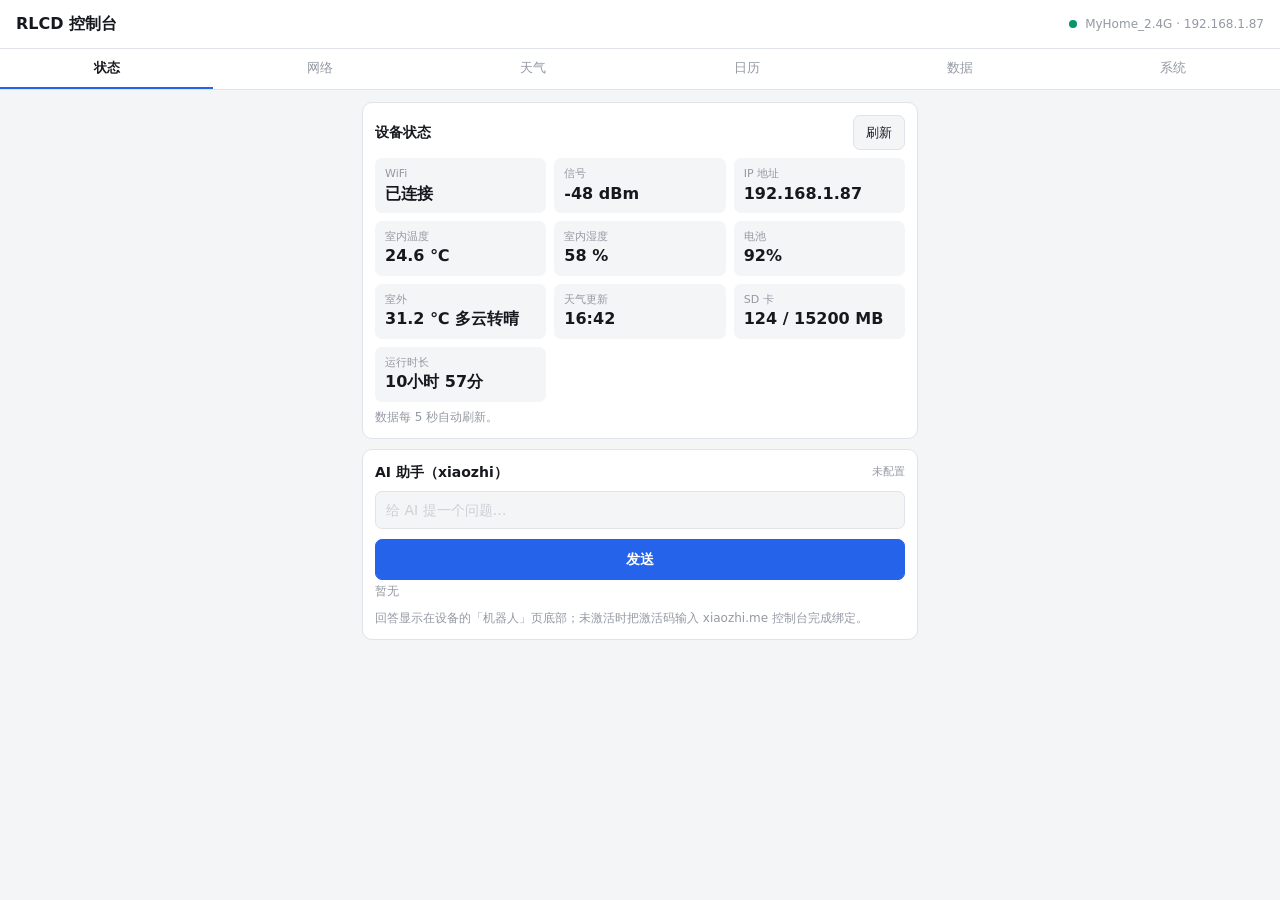
<file: simulator/portal_preview.html>
<!doctype html><html lang=zh-CN><head><meta charset=utf-8>
<meta name=viewport content='width=device-width,initial-scale=1'>
<meta name=theme-color content='#111'>
<title>RLCD 控制台</title>
<style>:root{
--bg:#f4f5f7;--fg:#16181d;--card:#fff;--mut:#9499a3;--line:#e0e3e9;
--acc:#2563eb;--err:#dc2626;--ok:#059669;--warn:#b45309;
}
@media(prefers-color-scheme:dark){:root{
--bg:#15171c;--fg:#e8eaed;--card:#1e2128;--mut:#9499a3;--line:#2c3038;
--acc:#609fff;--err:#f87171;--ok:#34d399;--warn:#fbbf24;
}}
*{box-sizing:border-box}
html,body{margin:0;background:var(--bg);color:var(--fg);
font:14px/1.5 system-ui,-apple-system,'Segoe UI','Noto Sans SC',sans-serif;
padding-bottom:40px}
header{display:flex;align-items:center;gap:8px;padding:12px 16px;background:var(--card);
border-bottom:1px solid var(--line);position:sticky;top:0;z-index:9}
header h1{font-size:16px;font-weight:600;margin:0;flex:1}
#hdrnet{font-size:12px;color:var(--mut)}
.dot{width:8px;height:8px;border-radius:50%;background:var(--mut);flex:none}
.dot.on{background:var(--ok)}.dot.off{background:var(--err)}

.tabs{display:flex;gap:0;overflow-x:auto;background:var(--card);
border-bottom:1px solid var(--line);position:sticky;top:47px;z-index:8;
-webkit-overflow-scrolling:touch;scrollbar-width:none}
.tabs::-webkit-scrollbar{display:none}
.tab{flex:1 0 auto;min-width:56px;padding:9px 12px;border:0;background:none;color:var(--mut);
font:inherit;font-size:13px;cursor:pointer;border-bottom:2px solid transparent}
.tab.active{color:var(--fg);font-weight:600;border-bottom-color:var(--acc)}

.page{display:none;max-width:580px;margin:0 auto;padding:12px 12px}
.page.active{display:block}

.card{background:var(--card);border:1px solid var(--line);border-radius:10px;
padding:12px;margin-bottom:10px}
.cardhd{display:flex;align-items:center;gap:8px;margin-bottom:8px}
.cardhd b{flex:1;font-size:14px;font-weight:600}
.cnt{font-size:11px;color:var(--mut);font-variant-numeric:tabular-nums}
.collapse{flex:none;font-size:12px;color:var(--mut);background:none;border:0;
padding:3px 6px;border-radius:4px;cursor:pointer}
.collapse:hover{background:var(--bg);color:var(--fg)}

.grid{display:grid;grid-template-columns:repeat(auto-fit,minmax(128px,1fr));gap:8px}
.kv{background:var(--bg);border-radius:7px;padding:8px 10px;min-width:0}
.kv .k{font-size:11px;color:var(--mut);white-space:nowrap;overflow:hidden;text-overflow:ellipsis}
.kv .v{font-size:16px;font-weight:600;font-variant-numeric:tabular-nums;
overflow-wrap:anywhere;line-height:1.4}

label{display:block;font-size:12px;color:var(--mut);margin:10px 0 4px}

/* ========== 强制：所有输入框 100% 同高同样式 ========== */
input[type="text"],
input[type="password"],
input[type="date"],
textarea,
select.w-full{
width:100%!important;
height:38px!important;
padding:0 10px!important;
font:inherit!important;
font-size:14px!important;
color:var(--fg)!important;
background:var(--bg)!important;
border:1px solid var(--line)!important;
border-radius:7px!important}

/* 下拉框在 cardhd 里时自动宽度、高度匹配 */
select.auto{
width:auto!important;
height:30px!important;
padding:0 24px 0 8px!important;
font-size:12px!important;
border-radius:6px!important;
background:var(--bg)!important;
border:1px solid var(--line)!important;
color:var(--fg)!important;
cursor:pointer}

input:focus,select:focus,textarea:focus{
outline:2px solid var(--acc)!important;
outline-offset:-1px!important;
border-color:var(--acc)!important}

input::placeholder,textarea::placeholder{color:var(--mut)!important;opacity:.4!important}

/* 输入框包裹层 —— .pwbtn 是 absolute，必须有个定位祖先才不会飞到页面角上 */
.inwrap{position:relative;display:block}
/* 带切换按钮的输入框留出右侧空位，明文时长内容不会钻到图标下面 */
.inwrap:has(.pwbtn) input{padding-right:40px!important}

/* 显示/隐藏密码按钮 —— 图标用 SVG mask 画线稿眼睛，颜色跟随 currentColor，
   不再用 👁 / • 这类 emoji（各平台字形不一、大小不可控、垂直居中也不准）。
   .hide = 闭眼（内容隐藏中），.show = 睁眼（内容明文）。 */
.pwbtn{position:absolute;right:0;top:0;width:38px;height:38px;
background:none!important;border:0!important;color:var(--mut);cursor:pointer;
display:flex;align-items:center;justify-content:center;border-radius:0 7px 7px 0;
padding:0;transition:color .15s,opacity .15s}
.pwbtn::before{content:'';width:18px;height:18px;background-color:currentColor;
-webkit-mask:var(--ico) center/18px 18px no-repeat;
mask:var(--ico) center/18px 18px no-repeat}
.pwbtn.hide{--ico:url("data:image/svg+xml,%3Csvg xmlns='http://www.w3.org/2000/svg' viewBox='0 0 24 24' fill='none' stroke='%23000' stroke-width='2' stroke-linecap='round' stroke-linejoin='round'%3E%3Cpath d='M17.94 17.94A10.07 10.07 0 0 1 12 20c-7 0-11-8-11-8a18.45 18.45 0 0 1 5.06-5.94M9.9 4.24A9.12 9.12 0 0 1 12 4c7 0 11 8 11 8a18.5 18.5 0 0 1-2.16 3.19m-6.72-1.07a3 3 0 1 1-4.24-4.24'/%3E%3Cline x1='1' y1='1' x2='23' y2='23'/%3E%3C/svg%3E")}
.pwbtn.show{--ico:url("data:image/svg+xml,%3Csvg xmlns='http://www.w3.org/2000/svg' viewBox='0 0 24 24' fill='none' stroke='%23000' stroke-width='2' stroke-linecap='round' stroke-linejoin='round'%3E%3Cpath d='M1 12s4-7 11-7 11 7 11 7-4 7-11 7-11-7-11-7z'/%3E%3Ccircle cx='12' cy='12' r='3'/%3E%3C/svg%3E");
color:var(--acc)}
.pwbtn:hover{color:var(--fg)}
.pwbtn.show:hover{color:var(--acc)}
.pwbtn:active{opacity:.5}

.btn{width:100%;margin-top:10px;padding:9px;font:inherit;font-weight:600;cursor:pointer;
color:var(--fg);background:var(--bg);border:1px solid var(--line);border-radius:7px}
.btn:active{transform:translateY(1px)}
.btn[disabled]{opacity:.5;cursor:progress}
.btn.primary{background:var(--acc);border-color:var(--acc);color:#fff}
/* primary 按钮禁用时不能只压 opacity —— 半透明的蓝在浅色背景上会变成一片
   发白的淡紫，比正常态更抢眼，却又点不动。禁用态直接退成中性灰。 */
.btn.primary[disabled]{opacity:1;cursor:not-allowed;background:var(--bg);
border-color:var(--line);color:var(--mut)}
.btn.danger{background:none;border-color:var(--err);color:var(--err)}
.btn.sm{width:auto;margin:0;padding:7px 12px;font-size:13px;font-weight:500;flex:none}

.msg{padding:10px;font-size:13px;color:var(--mut);text-align:center}
.hint{font-size:12px;color:var(--mut);margin:6px 0 0}
.warn{font-size:12px;color:var(--warn);margin:6px 0 0}
.err{color:var(--err)}

.scan:empty{display:none}
.scan{margin-top:8px;border:1px solid var(--line);border-radius:7px;overflow:hidden}
.ap{display:flex;align-items:center;gap:8px;width:100%;padding:9px 10px;border:0;
background:var(--card);color:var(--fg);font:inherit;text-align:left;cursor:pointer;
border-top:1px solid var(--line)}
.ap:first-child{border-top:0}.ap:hover{background:var(--bg)}
.ap .nm{flex:1;min-width:0;overflow:hidden;text-overflow:ellipsis;white-space:nowrap}
.ap .rs{font-size:12px;color:var(--mut);font-variant-numeric:tabular-nums;flex:none}
.ap .cur{font-size:11px;color:var(--ok);flex:none}
/* 加密网络标识 —— 线稿挂锁，与 .pwbtn 同样用 SVG mask，不使用 emoji */
.ap .lock{flex:none;width:13px;height:13px;background-color:var(--mut);
-webkit-mask:var(--l) center/13px 13px no-repeat;mask:var(--l) center/13px 13px no-repeat;
--l:url("data:image/svg+xml,%3Csvg xmlns='http://www.w3.org/2000/svg' viewBox='0 0 24 24' fill='none' stroke='%23000' stroke-width='2' stroke-linecap='round' stroke-linejoin='round'%3E%3Crect x='3' y='11' width='18' height='11' rx='2'/%3E%3Cpath d='M7 11V7a5 5 0 0 1 10 0v4'/%3E%3C/svg%3E")}

.list:empty::after{content:'暂无';font-size:12px;color:var(--mut)}
.list{margin-bottom:8px}
.it{display:flex;align-items:center;gap:8px;background:var(--bg);border-radius:6px;
padding:7px 9px;margin:5px 0}
.it .tx{flex:1;min-width:0;overflow-wrap:anywhere}
.it .x{flex:none;width:28px;height:28px;padding:0;font-size:18px;line-height:1;
color:var(--err);background:none;border:0;border-radius:5px;cursor:pointer}
.it .x:hover{background:var(--err);color:#fff}

.collapsible{overflow:hidden;transition:max-height .2s ease-out}
.collapsed .collapsible{max-height:0!important;opacity:0;pointer-events:none}

.add{display:grid;gap:7px;margin-top:7px;grid-template-columns:1fr auto;align-items:center}
.add.two{grid-template-columns:1fr auto}
.add.two .dt{grid-column:1}
.add.two .bt{grid-column:2}
.add.two .tx{grid-column:1/-1}

.sw{display:flex;align-items:center;gap:7px;margin:5px 0;color:var(--fg);font-size:13px}
.sw input{width:17px;height:17px;flex:none;accent-color:var(--acc)}

.calgrid{display:grid;grid-template-columns:repeat(auto-fit,minmax(100%,1fr));gap:10px}
.calgrid .card{margin:0}

/* 数据导出：两个按钮并排，窄屏自动堆叠 */
.dlrow{display:grid;grid-template-columns:1fr 1fr;gap:8px;margin-top:10px}
.dlrow .btn{margin-top:0}
@media(max-width:420px){.dlrow{grid-template-columns:1fr}}

/* 固件上传区 —— **不用**原生 input[type=file] 的外观。
   原生控件里"选择文件"按钮和文件名是浏览器自己排的：按钮高度、文字基线、两者
   的垂直对齐都不受 CSS 控制，套上 height:38px 只会让内容在框里偏上/偏下。

   上一版改成「label 当按钮 + span 显示文件名」仍然违和，两个原因：
     * 一个 38px 高、带边框圆角的横条，长得和上面那些输入框一模一样 —— 看着
       像能输入，其实只能点；
     * "选择文件"的底色是 var(--card)，和卡片同色，读起来不像按钮，只像一段
       浮着的文字加一条分隔线。
   现在整块就是**一个可点击区域**（label 包住隐藏的 input），虚线边框明确表示
   "这是投放/选择文件的地方"而非输入框，同时接受拖放。

   这一版把它从"居中大方块"压成**一行**：原来 80px 高的居中投放区 + 下面同宽的
   整宽主按钮，视觉上是上下两个大色块，中间夹小字，节奏很乱。改成
   「图标 + 左对齐两行文字 + 右侧移除按钮」的横向一行后，高度和上面的输入框、
   下面的按钮同一量级，卡片内部才有统一的行高节奏。虚线边框保留 —— 它是
   "这里不是输入框"的唯一视觉线索。 */
.drop{position:relative;display:flex;align-items:center;gap:10px;margin-top:10px;
padding:9px 10px;text-align:left;cursor:pointer;background:var(--bg);
border:1px dashed var(--line);border-radius:8px;
transition:border-color .15s,background .15s}
/* input 视觉隐藏但仍在 label 内 —— 键盘可聚焦，无障碍不丢 */
.drop input[type=file]{position:absolute;left:0;top:0;width:1px;height:1px;opacity:0}
.drop:hover,.drop.over{border-color:var(--acc);background:var(--card)}
.drop.over{border-style:solid}
.drop:focus-within{outline:2px solid var(--acc);outline-offset:-1px}
/* 图标同样用 SVG mask 画线稿（与 .pwbtn / .lock 一致，不用 emoji）：
   未选文件是"上传"箭头，选了文件换成文档图标并转成强调色。 */
.drop::before{content:'';flex:none;width:20px;height:20px;background-color:var(--mut);
-webkit-mask:var(--ico) center/20px 20px no-repeat;
mask:var(--ico) center/20px 20px no-repeat;
--ico:url("data:image/svg+xml,%3Csvg xmlns='http://www.w3.org/2000/svg' viewBox='0 0 24 24' fill='none' stroke='%23000' stroke-width='2' stroke-linecap='round' stroke-linejoin='round'%3E%3Cpath d='M21 15v4a2 2 0 0 1-2 2H5a2 2 0 0 1-2-2v-4'/%3E%3Cpolyline points='17 8 12 3 7 8'/%3E%3Cline x1='12' y1='3' x2='12' y2='15'/%3E%3C/svg%3E")}
.drop.on::before{background-color:var(--acc);
--ico:url("data:image/svg+xml,%3Csvg xmlns='http://www.w3.org/2000/svg' viewBox='0 0 24 24' fill='none' stroke='%23000' stroke-width='2' stroke-linecap='round' stroke-linejoin='round'%3E%3Cpath d='M14 2H6a2 2 0 0 0-2 2v16a2 2 0 0 0 2 2h12a2 2 0 0 0 2-2V8z'/%3E%3Cpolyline points='14 2 14 8 20 8'/%3E%3C/svg%3E")}
.drop.on{border-style:solid;border-color:var(--acc)}
/* 上传中：整块不可点，避免中途换文件 */
.drop.busy{pointer-events:none;opacity:.55}
.drop .dtx{flex:1;min-width:0;display:flex;flex-direction:column;gap:1px}
.drop .t1{font-size:13px;font-weight:600;color:var(--fg);overflow-wrap:anywhere;
line-height:1.35}
.drop .t2{font-size:11px;color:var(--mut);font-variant-numeric:tabular-nums;
line-height:1.35}
/* 移除按钮在 label 内部，点它会冒泡到 label 再打开文件框 —— app.js 里
   stopPropagation + preventDefault 拦掉 */
.drop .dx{flex:none;width:22px;height:22px;padding:0;font-size:15px;line-height:1;
color:var(--mut);cursor:pointer;background:none;border:0;border-radius:6px}
.drop .dx:hover{color:var(--err);background:var(--line)}

/* 接口调用统计：一行一个接口，右侧对齐次数 —— 只看次数，不画折线图 */
.strow{display:flex;align-items:center;gap:8px;background:var(--bg);border-radius:7px;
padding:8px 10px;margin:6px 0}
.strow .nm{flex:1;min-width:0;overflow-wrap:anywhere}
.strow .fl{flex:none;font-size:11px;color:var(--err)}
.strow .n{flex:none;font-size:16px;font-weight:600;font-variant-numeric:tabular-nums}

code{font-family:ui-monospace,SFMono-Regular,Menlo,monospace;font-size:12px;
background:var(--bg);padding:1px 5px;border-radius:4px}

/* OTA 进度条 */
.bar{height:6px;margin-top:10px;background:var(--bg);border:1px solid var(--line);
border-radius:99px;overflow:hidden}
.bar i{display:block;height:100%;width:0;background:var(--acc);
border-radius:99px;transition:width .2s}
.bar.done i{background:var(--ok)}.bar.bad i{background:var(--err)}

#calbody.off{opacity:.45;pointer-events:none}

#toast{position:fixed;left:50%;bottom:20px;transform:translate(-50%,80px);
max-width:88vw;padding:9px 14px;border-radius:8px;background:#000e;color:#fff;
font-size:13px;opacity:0;transition:.2s;pointer-events:none;z-index:99}
#toast.show{opacity:1;transform:translate(-50%,0)}
#toast.ok{background:var(--ok)}#toast.bad{background:var(--err)}</style>
</head><body>

<header><h1>RLCD 控制台</h1><span id=hdrdot class=dot></span><span id=hdrnet>正在连接</span></header>

<nav class=tabs>
<button class='tab active' data-t=0>状态</button>
<button class=tab data-t=1>网络</button>
<button class=tab data-t=2>天气</button>
<button class=tab data-t=3>日历</button>
<button class=tab data-t=4>数据</button>
<button class=tab data-t=5>系统</button>
</nav>

<section class='page active' id=p0>
<div class=card><div class=cardhd><b>设备状态</b>
<button class='btn sm' id=btnstat>刷新</button></div>
<div class=grid id=stat></div>
<p class=hint>数据每 5 秒自动刷新。</p></div>
<div class=card><div class=cardhd><b>AI 助手（xiaozhi）</b><span class=cnt id=xzst></span></div>
<div class=inwrap><input id=f_xz maxlength=127 autocomplete=off placeholder='给 AI 提一个问题…' type=text></div>
<button class='btn primary' id=btnxz>发送</button>
<div id=xzreply class=list></div>
<p class=hint id=xzhint>回答显示在设备的「机器人」页底部；未激活时把激活码输入 xiaozhi.me 控制台完成绑定。</p></div>
</section>

<section class=page id=p1>
<div class=card><div class=cardhd><b>公网 IP 信息</b>
<button class='btn sm' id=btnpubip>刷新</button></div>
<div class=grid id=pubip></div>
<p class=hint id=pubiphint>数据来源 uapis.cn。城市留空时每日自动获取一次，否则点「刷新」按需获取。</p></div>
<div class=card><div class=cardhd><b>可用无线网络</b>
<button class='btn sm' id=btnscan>扫描</button></div>
<div id=scan class=scan></div></div>
<div class=card>
<label for=f_ssid>WiFi 名称</label>
<div class=inwrap><input id=f_ssid maxlength=32 autocomplete=off type=text></div>
<label for=f_pass>WiFi 密码</label>
<div class=inwrap>
<input id=f_pass type=password maxlength=64 autocomplete=new-password placeholder='••••••••'>
<button type=button class='pwbtn hide' id=p_toggle aria-label=显示密码></button>
</div>
<p class=hint>本设备仅支持 2.4GHz 频段的无线网络。</p>
<button class='btn primary' id=btnnet>保存并重启</button>
</div></section>

<section class=page id=p2>
<div class=card><div class=cardhd><b>当前天气数据</b>
<button class='btn sm' id=btnwx>立即刷新</button></div>
<div class=grid id=wxnow></div></div>
<div class=card>
<div class=cardhd><b>城市与接口凭据</b>
<button class='btn sm' id=btncity>重新定位</button></div>
<div class=inwrap><input id=f_city maxlength=31 aria-label=城市 placeholder='城市名称或城市 ID' type=text></div>
<p class=hint>留空时，设备每日依据公网 IP 自动确定所在城市。</p>
<label for=f_host>API Host</label>
<div class=inwrap>
<input id=f_host type=password maxlength=63 placeholder='••••••••'>
<button type=button class='pwbtn hide' id=h_toggle aria-label=显示内容></button>
</div>
<label for=f_key>API Key</label>
<div class=inwrap>
<input id=f_key type=password maxlength=63 placeholder='••••••••'>
<button type=button class='pwbtn hide' id=k_toggle aria-label=显示内容></button>
</div>
<label for=f_uapi>UAPI Key</label>
<div class=inwrap>
<input id=f_uapi type=password maxlength=63 placeholder='uapi-…'>
<button type=button class='pwbtn hide' id=u_toggle aria-label=显示内容></button>
</div>
<p class=hint>用于自动定位。留空时按访客配额调用。</p>
<button class='btn primary' id=btnwxsave>保存设置</button>
<p class=hint>天气配置保存后立即生效，无需重启设备。</p>
</div></section>

<section class=page id=p3>
<div class=card id=nosd hidden><b class=err>未检测到 SD 卡</b>
<p class=hint>日历数据存储于 SD 卡。请插入 SD 卡后刷新本页。</p></div>
<div id=calbody>
<div class=calgrid>
<div class=card collapsed>
<div class=cardhd><b>标记日期</b><span class=cnt id=c_marks></span>
<button type=button class=collapse id=marks_btn onclick="toggleCard('marks')">展开 ›</button></div>
<div class=collapsible style="max-height:1000px">
<div id=marks class=list></div>
<div class=add><div class=inwrap><input type=date id=i_mark></div>
<button class='btn sm' id=btnmark>添加</button></div>
</div></div>
<div class=card collapsed>
<div class=cardhd><b>预定内容</b><span class=cnt id=c_events></span>
<button type=button class=collapse id=events_btn onclick="toggleCard('events')">展开 ›</button></div>
<div class=collapsible style="max-height:1000px">
<div id=events class=list></div>
<div class='add two'>
<div class=inwrap><input type=text id=i_etext class=tx placeholder=事项内容></div>
<div class=inwrap><input type=date id=i_edate class=dt></div>
<button class='btn sm bt' id=btnevt>添加</button>
</div></div></div>
<div class=card collapsed>
<div class=cardhd><b>随机标签</b><span class=cnt id=c_labels></span>
<button type=button class=collapse id=labels_btn onclick="toggleCard('labels')">展开 ›</button></div>
<div class=collapsible style="max-height:1000px">
<label class=sw><input type=checkbox id=lab_on><span>启用</span></label>
<div id=labbox hidden><div id=labels class=list></div>
<div class=add><div class=inwrap><input type=text id=i_label placeholder=标签内容></div>
<button class='btn sm' id=btnlab>添加</button></div></div></div></div>
</div>
<button class='btn primary' id=btncal>保存日历</button>
<p class=hint>保存至 SD 卡后立即生效，无需重启设备。</p>
</div></section>

<section class=page id=p4>
<div class=card><div class=cardhd><b>室内温湿度趋势</b>
<select id=range_sel class=auto>
<option value=6>1 小时</option>
<option value=18>3 小时</option>
<option value=36>6 小时</option>
<option value=72>12 小时</option>
<option value=144>24 小时</option>
</select></div>
<div class=chartwrap style="height:260px"><canvas id=cv></canvas></div>
</div>
<div class=card><b>数据导出</b>
<p class=hint>CSV 字段：时间、室内温度、室内湿度、室外温度、室外湿度、天气、城市、信号强度。</p>
<div class=dlrow>
<button class=btn id=btndlview>导出当前图表数据</button>
<button class='btn primary' id=btndl>导出完整记录</button>
</div>
<p class=hint id=dlhint>「当前图表数据」仅包含图表所选时间范围内的记录；「完整记录」包含 SD 卡内的全部历史数据。</p>
</div>
<div class=card><div class=cardhd><b>外部接口调用次数</b>
<select id=stat_sel class=auto>
<option value=day>今日</option>
<option value=week>本周</option>
<option value=month selected>本月</option>
<option value=year>本年</option>
</select>
<button class='btn sm' id=btnstats>刷新</button></div>
<div id=apistats class=list></div>
<p class=hint id=statshint>每次调用的时间都记录在 SD 卡，按月分文件存储。</p>
</div></section>

<section class=page id=p5>
<div class=card><div class=grid id=sysinfo></div></div>
<div class=card><div class=cardhd><b>固件升级</b>
<span class=cnt id=f_fwcur></span></div>
<label class=drop id=fwdrop>
<input type=file id=f_fw accept=.bin>
<span class=dtx>
<span class=t1 id=f_fwname>选择固件文件</span>
<span class=t2 id=f_fwsize>点击选择或拖入 rlcd_home.bin</span>
</span>
<button type=button class=dx id=btnfwx hidden aria-label=移除所选文件>×</button>
</label>
<div id=otabox hidden><div class=bar><i id=otabar></i></div>
<p class=hint id=otamsg>准备中</p></div>
<button class='btn primary' id=btnota disabled>上传并升级</button>
<p class=warn>升级过程中请勿断电或断开网络；完成后设备自动重启，约 15 秒后重新上线。</p>
</div>
<div class=card><b>维护操作</b>
<button class=btn id=btnreboot>重启设备</button>
<p class=hint>设备将在约 10 秒后重新上线。</p>
<button class='btn danger' id=btnforget>清除 WiFi 配置</button>
<p class=warn>清除后设备将重启并进入配网模式。</p>
</div></section>

<div id=toast></div>

<script>
/* ===== 桌面预览 Mock（仅本文件，不进固件）=====
   自动生成，改 mock 请改 tools/gen_portal.py */
(function(){
  var STATUS={ok:true,wifi:true,rssi:-48,ip:"192.168.1.87",ssid:"MyHome_2.4G",
    temp:24.6,humi:58,batt:92,city:"北京市",wtext:"多云转晴",wupd:"16:42",
    otemp:31.2,ohumi:44,feels:33.5,tmin:25,tmax:32,wind:"东北 12 km/h",
    sd:true,sd_used:124,sd_total:15200,uptime:39472,heap:148,
    chip:"ESP32-S3",app:"RLCD-Home 0.1",idf:"v6.0.1",mac:"84:F7:03:6C:AA:BB",flash_free:2048};
  /* city 留空 = 演示"自动定位"形态（PUBIP.auto=true） */
  var CONFIG={ok:true,ssid:"MyHome_2.4G",city:"",has_pass:true,has_key:true,has_host:true,
    has_uapi:true};
  var PUBIP={ok:true,valid:true,ip:"117.182.103.101",region:"中国 广西 南宁市",
    isp:"China Mobile Communications Group Co., Ltd.",district:"青秀区",
    auto:true,city:"青秀区"};
  var LIMITS={marks:32,events:16,labels:16,text:31};
  var CAL={ok:true,sd:true,marks:["01-01","02-14","10-01","12-25"],
    events:[{date:"02-14",text:"情人节"},{date:"10-01",text:"国庆节"}],
    labels:["今天也要加油","保持好心情","新的一天新的开始"]};
  var SCAN={ok:true,aps:[{ssid:"MyHome_2.4G",rssi:-48,auth:true},
    {ssid:"Neighbor_WiFi",rssi:-72,auth:true},{ssid:"Guest_Free",rssi:-85,auth:false}]};
  /* 接口调用统计：次数随所选窗口缩放，看得出 day < week < month < year */
  function apistat(u){
    var p=(String(u).split("p=")[1]||"month");
    var k={day:1,week:6,month:26,year:300}[p]||26;
    return {ok:true,valid:true,sd:true,
      from:{day:"2026-08-08",week:"2026-08-03",month:"2026-08-01",year:"2026-01-01"}[p],
      items:[{name:"和风天气 · 城市解析",n:1*k,fail:0},
             {name:"和风天气 · 实况",n:6*k,fail:Math.floor(k/9)},
             {name:"和风天气 · 每日预报",n:1*k,fail:0},
             {name:"UAPI · 公网 IP 定位",n:1*k,fail:0}],
      total:9*k};
  }
  function csv(){
    var h="timestamp,indoor_temp,indoor_humi,outdoor_temp,outdoor_humi,weather,city,wifi_rssi\n";
    var rows=[],now=Date.now();
    for(var i=500;i>=0;i--){
      var t=new Date(now-i*12*60*1000),p=function(n){return String(n).padStart(2,"0")};
      var ts=t.getFullYear()+"-"+p(t.getMonth()+1)+"-"+p(t.getDate())+" "+p(t.getHours())+":"+p(t.getMinutes());
      rows.push(ts+","+(23.5+Math.sin(i/11)*6).toFixed(1)+","+(52+Math.cos(i/17)*14).toFixed(0)
                +",30,60,多云,北京市,-48");
    }
    return h+rows.join("\n");
  }
  function J(o){return Promise.resolve({ok:true,status:200,
    text:function(){return Promise.resolve(JSON.stringify(o))},
    json:function(){return Promise.resolve(o)}})}
  var real=window.fetch;
  window.fetch=function(u,o){
    var post=o&&o.method==='POST';
    if(u==='/api/status')   return J(STATUS);
    if(u==='/api/limits')   return J(LIMITS);
    if(u==='/api/scan')     return J(SCAN);
    if(u==='/api/config')   return post?J({ok:true}):J(CONFIG);
    if(u==='/api/pubip')    return J(PUBIP);
    if(String(u).indexOf('/api/apistat')===0) return J(apistat(u));
    if(u==='/api/calendar') return post?J({ok:true}):J(CAL);
    if(u==='/api/data/csv') return Promise.resolve({ok:true,status:200,
      text:function(){return Promise.resolve(csv())},
      blob:function(){return Promise.resolve(new Blob([csv()],{type:'text/csv'}))}});
    if(String(u).indexOf('/api/')===0) return J({ok:true});
    return real.apply(window,arguments);   /* Chart.js 等真实资源照常走网络 */
  };
})();
</script>
<script>var CHART_URL="https://cdn.jsdelivr.net/npm/chart.js@4.4.8/dist/chart.umd.min.js";</script>
<script>var LIM={marks:32,events:16,labels:16,text:31},dirty=false,curSsid='';
var marks=[],events=[],labels=[],rawRows=null,chart=null;
// 5 秒状态轮询的句柄 —— OTA 上传期间要停掉它（见 btnota）
var tickTimer=null;
function $(i){return document.getElementById(i)}
function on(i,f){var e=$(i);if(e)e.onclick=f}
var tt;function toast(m,k){var t=$('toast');t.textContent=m;
t.className='show'+(k?' '+k:'');clearTimeout(tt);
tt=setTimeout(function(){t.className=''},k==='bad'?4200:2200)}
function api(u,o){return fetch(u,o).then(function(r){
return r.text().then(function(t){var j={};try{j=JSON.parse(t)}catch(e){}
if(!r.ok||j.ok===false)throw new Error(j.err||('HTTP '+r.status));return j})})}
function post(u,o){return api(u,{method:'POST',
headers:{'Content-Type':'application/json'},body:JSON.stringify(o||{})})}
function busy(id,b){var e=$(id);if(e)e.disabled=b}
// 明文/密文切换：只翻 class，图标由 CSS 的 .pwbtn.show/.hide mask 画，
// 这里不再往 textContent 塞字符（emoji 在各平台字形和字号都不受控）
function pwbtn(btnId,inputId){
  on(btnId,function(){
    var inp=$(inputId),btn=$(btnId),showing=inp.type==='password';
    inp.type=showing?'text':'password';
    btn.className='pwbtn '+(showing?'show':'hide');
    btn.setAttribute('aria-label',showing?'隐藏内容':'显示内容');
  })
}
function toggleCard(id){
  var btn=$(id+'_btn');
  var card=btn.closest('.card');
  var collapsed=card.classList.toggle('collapsed');
  btn.textContent=collapsed?'展开 ›':'收起';
  localStorage.setItem('cal_'+id,collapsed?'1':'0');
}
function esc(s){return (''+s).replace(/&/g,'&amp;').replace(/</g,'&lt;')
.replace(/>/g,'&gt;').replace(/"/g,'&quot;').replace(/'/g,'&#39;')}
// .grid > .kv 的统一渲染 —— 状态/天气/系统/公网 IP 四处共用同一套结构
function kvHtml(a){return a.map(function(x){return '<div class=kv><div class=k>'
+esc(x.k)+'</div><div class=v>'+esc(x.v)+'</div></div>'}).join('')}
function dur(s){if(s==null)return '—';var d=Math.floor(s/86400),h=Math.floor(s%86400/3600),
m=Math.floor(s%3600/60);return d?d+'天 '+h+'小时':(h?h+'小时 '+m+'分':m+'分')}
function bars(r){return r>-55?'▂▄▆█':r>-68?'▂▄▆':r>-78?'▂▄':'•'}
function badText(t){if(!t)return '内容不能为空';
if(/[;=,\r\n]/.test(t))return '内容不能包含分号、等号、逗号或换行符';
if(new Blob([t]).size>LIM.text)return '内容过长，最多约 10 个汉字';return ''}
function mmdd(v){return v?v.slice(5):''}
function tick(){api('/api/status').then(function(s){
  $('hdrdot').className='dot '+(s.wifi?'on':'off');
  $('hdrnet').textContent=s.wifi?(s.ssid||'已连接')+' · '+s.ip:'未连接 WiFi';
  curSsid=s.ssid||'';
  var S=[];
  S.push({k:'WiFi',v:s.wifi?'已连接':'未连接'});S.push({k:'信号',v:s.rssi+' dBm'});
  S.push({k:'IP 地址',v:s.ip||'—'});S.push({k:'室内温度',v:s.temp!=null?s.temp.toFixed(1)+' ℃':'—'});
  S.push({k:'室内湿度',v:s.humi!=null?s.humi.toFixed(0)+' %':'—'});
  S.push({k:'电池',v:s.batt!=null?s.batt+'%':'—'});
  S.push({k:'室外',v:(s.otemp!=null?s.otemp.toFixed(1)+' ℃':'—')+(s.wtext?' '+s.wtext:'')});
  S.push({k:'天气更新',v:s.wupd||'尚未获取'});S.push({k:'SD 卡',v:s.sd?(s.sd_used+' / '+s.sd_total+' MB'):'未插入'});
  S.push({k:'运行时长',v:dur(s.uptime)});
  $('stat').innerHTML=kvHtml(S);
  var W=[];W.push({k:'城市',v:s.city||'—'});W.push({k:'天气',v:s.wtext||'—'});
  W.push({k:'室外温度',v:s.otemp!=null?s.otemp.toFixed(1)+' ℃':'—'});
  W.push({k:'体感温度',v:s.feels!=null?s.feels.toFixed(1)+' ℃':'—'});
  W.push({k:'室外湿度',v:s.ohumi!=null?s.ohumi.toFixed(0)+' %':'—'});W.push({k:'风速',v:s.wind||'—'});
  W.push({k:'今日范围',v:s.tmin!=null?s.tmin+' ~ '+s.tmax+' ℃':'—'});W.push({k:'最后更新',v:s.wupd||'—'});
  $('wxnow').innerHTML=kvHtml(W);
  var Y=[];Y.push({k:'型号',v:s.chip||'—'});Y.push({k:'固件',v:s.app||'—'});Y.push({k:'ESP-IDF',v:s.idf||'—'});
  Y.push({k:'MAC',v:s.mac||'—'});Y.push({k:'空闲内存',v:s.heap!=null?s.heap+' KB':'—'});
  Y.push({k:'Flash 剩余',v:s.flash_free!=null?s.flash_free+' KB':'—'});Y.push({k:'运行时长',v:dur(s.uptime)});
  Y.push({k:'SD 卡',v:s.sd?'已挂载':'未插入'});
  $('sysinfo').innerHTML=kvHtml(Y);
  // 升级卡片标题右侧显示当前固件版本 —— 上传前能对照一眼，不用回头看上面那张表
  $('f_fwcur').textContent=s.app?'当前 '+s.app:'';
  if(!s.sd){$('nosd').hidden=false;$('calbody').classList.add('off');}
  else{$('nosd').hidden=true;$('calbody').classList.remove('off');}
  // AI 助手（xiaozhi）：状态徽标 + 激活码提示 + 最新回答
  var xz=s.xz|0, st=['未配置','激活中','已就绪','错误'][xz]||'未知';
  $('xzst').textContent=st;
  if(xz==1&&s.xzcode)$('xzhint').textContent='激活码 '+s.xzcode+'：请到 xiaozhi.me 控制台输入，绑定后设备自动就绪。';
  else if(xz==2)$('xzhint').textContent='回答会同时显示在设备的「机器人」页底部。';
  else if(xz==3)$('xzhint').textContent='服务异常，请检查网络后重启设备。';
  var rep=s.xzreply||'';
  $('xzreply').innerHTML=rep?('<div class=it><span class=tx>'+rep.replace(/&/g,'&amp;').replace(/</g,'&lt;')+'</span></div>'):'';}).catch(function(){})}

// 公网 IP（uapis.cn /network/myip）—— 布局与天气卡片一致，同一套 .grid/.kv
// 城市留空时设备每天自动拉一次；手填城市后不再自动拉，靠「刷新」按钮按需获取。
// auto=true 表示城市正由它自动定位。
function pubipRender(p){
  var P=[];
  P.push({k:'公网 IP',v:p&&p.valid?p.ip:'—'});
  P.push({k:'归属地',v:p&&p.valid&&p.region?p.region:'—'});
  P.push({k:'行政区',v:p&&p.valid&&p.district?p.district:'—'});
  P.push({k:'运营商',v:p&&p.valid&&p.isp?p.isp:'—'});
  $('pubip').innerHTML=kvHtml(P);
  var h=$('pubiphint');
  if(!p||!p.valid)h.textContent=p&&p.auto?'尚未获取。设备联网后每天获取一次。'
    :'尚未获取。已手动指定城市，请点「刷新」按需获取。';
  else if(p.auto)h.textContent='当前天气城市：'+(p.city||'—')+'（自动定位）';
  else h.textContent='已手动指定城市，自动定位未启用；此处为最近一次手动获取的结果。';
}
function loadPubip(){return api('/api/pubip').then(pubipRender).catch(function(){})}

function cnt(id,n,max){$(id).textContent=n+' / '+max}
function render(){
  function box(id,arr,f){$(id).innerHTML=arr.map(function(v,i){
    return '<div class=it><span class=tx>'+esc(f(v))+'</span>'
      +'<button type=button class=x data-l='+id+' data-i='+i+'>×</button></div>'}).join('');
    $(id).querySelectorAll('.x').forEach(function(e){e.onclick=function(){
      ({marks:marks,events:events,labels:labels})[e.dataset.l].splice(+e.dataset.i,1);
      dirty=true;render()}})}
  box('marks',marks,function(v){return v});box('events',events,function(v){return v.date+' → '+v.text});
  box('labels',labels,function(v){return v});cnt('c_marks',marks.length,LIM.marks);
  cnt('c_events',events.length,LIM.events);cnt('c_labels',labels.length,LIM.labels);
  busy('btnmark',marks.length>=LIM.marks);busy('btnevt',events.length>=LIM.events);
  busy('btnlab',labels.length>=LIM.labels)}

// 只留 5 个时间选项对应的点数
var MAX_DISPLAY=500;
function parseCsvStream(text){
  var lines=text.split(/\r?\n/);lines.shift();
  // 倒着读，取最新 N 行，时间最旧的在前
  var rows=[],step=Math.max(1,Math.ceil(lines.length/MAX_DISPLAY));
  for(var i=Math.max(0,lines.length-MAX_DISPLAY*step);i<lines.length;i+=step){
    if(!lines[i])continue;
    var cols=[],s='',q=false,line=lines[i];
    for(var j=0;j<line.length;j++){
      if(line[j]=='"')q=!q;
      else if(line[j]==','&&!q){cols.push(s);s=''}
      else s+=line[j];
    }cols.push(s);if(cols.length>=3)rows.push({
      t:cols[0],it:parseFloat(cols[1]),ih:parseFloat(cols[2]),raw:line
    });
  }rawRows=rows;toast('已载入最新 '+rows.length+' 条记录','ok');drawChart();
}

function drawChart(){
  if(!rawRows||!rawRows.length||!window.Chart)return;
  var ctx=$('cv').getContext('2d');if(chart)chart.destroy();
  var n=parseInt($('range_sel').value,10);
  var d=rawRows.slice(-Math.min(rawRows.length,n));
  var isDark=window.matchMedia('(prefers-color-scheme: dark)').matches;
  chart=new Chart(ctx,{
    type:'line',data:{
      labels:d.map(function(x){return x.t.slice(5,16).replace(' ','\n')}),
      datasets:[{
        label:'室内温度 (℃)',data:d.map(function(x){return x.it}),
        borderColor:'#2563eb',backgroundColor:'rgba(37,99,235,.1)',
        tension:.25,borderWidth:2,pointRadius:0,pointHoverRadius:4,fill:true,yAxisID:'y'
      },{
        label:'室内湿度 (%)',data:d.map(function(x){return x.ih}),
        borderColor:'#059669',backgroundColor:'rgba(5,150,105,.1)',
        tension:.25,borderWidth:2,pointRadius:0,pointHoverRadius:4,fill:true,yAxisID:'y1'
      }]
    },options:{
      responsive:true,maintainAspectRatio:false,interaction:{mode:'index',intersect:false},
      plugins:{
        legend:{position:'bottom',labels:{font:{size:12},usePointStyle:true,
          color:isDark?'#e8eaed':'#16181d',boxWidth:12}},
        tooltip:{mode:'index',intersect:false,backgroundColor:isDark?'rgba(0,0,0,.85)':'rgba(0,0,0,.8)',
          padding:8,cornerRadius:6,titleFont:{size:12},bodyFont:{size:12}}
      },
      scales:{
        x:{grid:{display:false},ticks:{font:{size:10},color:isDark?'#9499a3':'#9499a3',
          maxTicksLimit:7,maxRotation:0}},
        y:{position:'left',grid:{color:isDark?'rgba(255,255,255,.06)':'rgba(0,0,0,.05)'},
          ticks:{font:{size:11},color:'#2563eb'},title:{display:true,text:'温度 ℃',
          color:'#2563eb',font:{size:11}}},
        y1:{position:'right',grid:{display:false},
          ticks:{font:{size:11},color:'#059669'},title:{display:true,text:'湿度 %',
          color:'#059669',font:{size:11}}}
      }
    }
  });
}
// Chart.js（gzip 后约 70KB）按需加载：只有真正打开"数据"页才去下。
// 首屏因此不必等这 70KB —— 对 ESP32-S3 的 5760B TCP 窗口差别很明显。
var chartLib=null;
function ensureChart(){
  if(chartLib)return chartLib;
  chartLib=new Promise(function(res,rej){
    var s=document.createElement('script');
    s.src=CHART_URL;
    s.onload=function(){res(window.Chart)};
    s.onerror=function(){chartLib=null;rej(new Error('图表库加载失败，请检查网络连接'))};
    document.head.appendChild(s);
  });
  return chartLib;
}
function loadData(){
  return ensureChart().then(function(){
    if(rawRows)return drawChart();
    return fetch('/api/data/csv')
      .then(function(r){if(!r.ok)throw new Error('数据获取失败，请稍后重试');return r.text()})
      .then(function(t){parseCsvStream(t)});
  }).catch(function(e){toast(e.message,'bad')});
}

// 外部接口调用次数 —— 只显示"哪个接口调了几次"，不画趋势图。
// 明细（含每次的调用时间）在设备的 SD 卡上按月分文件存，聚合由设备侧完成，
// 这里拿到的已经是各接口的次数。
function statsRender(j){
  var box=$('apistats'),h=$('statshint');
  var items=(j&&j.items)||[];
  box.innerHTML=items.map(function(x){
    return '<div class=strow><span class=nm>'+esc(x.name)+'</span>'
      +(x.fail?'<span class=fl>失败 '+x.fail+'</span>':'')
      +'<span class=n>'+x.n+'</span></div>'}).join('');
  if(!j||!j.valid){
    h.textContent=j&&!j.sd?'未检测到 SD 卡，调用记录无法保存。'
      :'设备时间尚未校准，暂无可统计的记录。';
  }else{
    h.textContent='统计自 '+j.from+' 起，共 '+j.total+' 次。明细按月存于 SD 卡。';
  }
}
function loadStats(){
  busy('btnstats',true);
  return api('/api/apistat?p='+$('stat_sel').value).then(statsRender)
    .catch(function(e){toast(e.message,'bad')})
    .then(function(){busy('btnstats',false)});
}

document.addEventListener('DOMContentLoaded', function(){
  pwbtn('p_toggle','f_pass');pwbtn('h_toggle','f_host');pwbtn('k_toggle','f_key');
  pwbtn('u_toggle','f_uapi');
  ['marks','events','labels'].forEach(function(id){
    var collapsed=localStorage.getItem('cal_'+id)!=='0';
    var btn=$(id+'_btn'),card=btn.closest('.card');
    if(collapsed){card.classList.add('collapsed');btn.textContent='展开 ›'}
    else btn.textContent='收起';
  });
  document.querySelectorAll('.tab').forEach(function(b){b.onclick=function(){
    var n=b.dataset.t;document.querySelectorAll('.tab').forEach(function(x,i){
      x.classList.toggle('active',''+i==n)});
    document.querySelectorAll('.page').forEach(function(x,i){
      x.classList.toggle('active',''+i==n)});if(n==4){setTimeout(loadData,100);loadStats();}
  }});
  on('btnstat',function(){busy('btnstat',true);
    tick();loadPubip();setTimeout(function(){busy('btnstat',false)},600)});
  // AI 助手：发一句文本问题；回答由 xiaozhi_task 写入设备模型，
  // 随 5s 状态刷新出现在下方和设备的「机器人」页底部
  on('btnxz',function(){
    var inp=$('f_xz'),t=inp.value.trim();
    if(!t){toast('请输入问题','bad');return}
    busy('btnxz',true);
    post('/api/xz_chat',{text:t})
      .then(function(){inp.value='';toast('已发送，等待 AI 回答…','ok');
        setTimeout(tick,2000)})
      .catch(function(e){toast(e.message,'bad')})
      .then(function(){busy('btnxz',false)})});
  on('btnscan',function(){var b=$('scan');b.innerHTML='<div class=msg>正在扫描</div>';
  busy('btnscan',true);api('/api/scan').then(function(j){var l=j.aps||[];
    if(!l.length){b.innerHTML='<div class=msg>未发现可用的 2.4GHz 网络</div>';return}
    b.innerHTML=l.map(function(a){return '<button type=button class=ap data-s='+
      esc(a.ssid).replace(/'/g,'&#39;')+'>'+
      '<span class=nm>'+esc(a.ssid)+'</span>'+
      (a.auth?'<span class=lock title=加密网络></span>':'')+
      (a.ssid==curSsid?'<span class=cur>当前</span>':'')+
      '<span class=rs>'+bars(a.rssi)+' '+a.rssi+'</span></button>'}).join('');
    b.querySelectorAll('.ap').forEach(function(e){e.onclick=function(){
      $('f_ssid').value=e.dataset.s;toast('已选择网络 '+e.dataset.s)}})
  }).catch(function(e){b.innerHTML='<div class=msg err>扫描失败：'+esc(e.message)+'</div>'})
  .then(function(){busy('btnscan',false)})});
  on('btnnet',function(){var s=$('f_ssid').value.trim();if(!s){toast('请输入 WiFi 名称','bad');return}
    if(!confirm('保存后设备将立即重启并连接网络 '+s+'。是否继续？'))return;busy('btnnet',true);
    post('/api/config',{ssid:s,pass:$('f_pass').value}).then(function(){
      document.body.innerHTML='<div class=msg style=padding:60px>配置已保存，设备正在重启。</div>'
    }).catch(function(e){toast(e.message,'bad');busy('btnnet',false)})});
  on('btnwxsave',function(){busy('btnwxsave',true);
    // host/apikey/uapikey 是掩码字段（后端只回 has_* 布尔），留空即"不修改"：
    // **不能把空串发上去** —— 后端拿空串覆盖会把 Host/Key 清掉，天气就此不再更新。
    // 城市相反：空串是有效值（= 按公网 IP 自动定位），所以无条件带上。
    var body={city:$('f_city').value.trim()};
    if($('f_host').value)body.host=$('f_host').value;
    if($('f_key').value)body.apikey=$('f_key').value;
    if($('f_uapi').value.trim())body.uapikey=$('f_uapi').value.trim();
    post('/api/config',body).then(function(){
      $('f_key').value='';$('f_host').value='';$('f_uapi').value='';
      toast('配置已保存，正在刷新天气数据','ok');
      return post('/api/weather_refresh')}).catch(function(e){toast(e.message,'bad')})
    .then(function(){busy('btnwxsave',false);setTimeout(function(){tick();loadPubip()},3000)})});
  on('btnwx',function(){busy('btnwx',true);post('/api/weather_refresh')
    .then(function(){toast('已触发天气刷新','ok');setTimeout(tick,3000)})
    .catch(function(e){toast(e.message,'bad')}).then(function(){busy('btnwx',false)})});
  // 重新定位：仅在城市留空时后端才受理（否则回 409，手填城市优先）
  on('btncity',function(){
    if($('f_city').value.trim()){toast('请先清空城市字段，再执行重新定位','bad');return}
    busy('btncity',true);post('/api/city_refresh')
    .then(function(){toast('正在定位，请稍候','ok');
      setTimeout(function(){tick();loadPubip()},5000)})
    .catch(function(e){toast(e.message,'bad')}).then(function(){busy('btncity',false)})});
  // 公网 IP 卡片的刷新：主动让设备拉一次 UAPI（消耗一次配额）。
  // 后台自动定位只在城市留空时每天一次，手填城市后这里是唯一的获取途径。
  on('btnpubip',function(){busy('btnpubip',true);
    post('/api/pubip_refresh').then(function(){toast('正在获取，请稍候','ok');
      setTimeout(function(){loadPubip();busy('btnpubip',false)},5000)})
    .catch(function(e){toast(e.message,'bad');busy('btnpubip',false)})});
  on('btnmark',function(){var v=mmdd($('i_mark').value);if(!v){toast('请先选择日期','bad');return}
    if(marks.indexOf(v)>=0){toast('该日期已存在于列表中','bad');return}
    marks.push(v);marks.sort();$('i_mark').value='';dirty=true;render()});
  on('btnevt',function(){var d=mmdd($('i_edate').value),t=$('i_etext').value.trim();
    if(!d){toast('请先选择日期','bad');return}var e=badText(t);if(e){toast(e,'bad');return}
    for(var i=0;i<events.length;i++)if(events[i].date==d){events[i].text=t;
      $('i_edate').value='';$('i_etext').value='';dirty=true;render();
      toast('已更新 '+d+' 的事项内容');return}
    events.push({date:d,text:t});events.sort(function(a,b){return a.date<b.date?-1:1});
    $('i_edate').value='';$('i_etext').value='';dirty=true;render()});
  on('btnlab',function(){var t=$('i_label').value.trim();var e=badText(t);if(e){toast(e,'bad');return}
    if(labels.indexOf(t)>=0){toast('该标签已存在','bad');return}
    labels.push(t);$('i_label').value='';dirty=true;render()});
  $('lab_on').onchange=function(){$('labbox').hidden=!this.checked;dirty=true};
  on('btncal',function(){busy('btncal',true);
    post('/api/calendar',{marks:marks,events:events,labels:$('lab_on').checked?labels:[]})
    .then(function(){dirty=false;toast('日历已保存至 SD 卡','ok')})
    .catch(function(e){toast(e.message,'bad')}).then(function(){busy('btncal',false)})});
  $('range_sel').onchange=drawChart;
  $('stat_sel').onchange=loadStats;
  on('btnstats',loadStats);
  // ---- 数据导出：两种范围 ------------------------------------------
  // CSV 表头与设备侧 user_app.c 的 CSV_HEADER 保持一致。
  var CSV_HEAD='timestamp,indoor_temp,indoor_humi,outdoor_temp,outdoor_humi,weather,city,wifi_rssi';
  function fsize(n){return n>=1048576?(n/1048576).toFixed(1)+' MB'
    :Math.max(1,Math.round(n/1024))+' KB'}
  function saveBlob(b,tag){
    if(!b.size)throw new Error('导出内容为空');
    var u=URL.createObjectURL(b),a=document.createElement('a');a.href=u;
    a.download='rlcd_'+tag+'_'+(new Date().toISOString().slice(0,10))+'.csv';
    document.body.appendChild(a);a.click();a.remove();
    setTimeout(function(){URL.revokeObjectURL(u)},10000);
    toast('已导出 '+fsize(b.size),'ok');
  }
  // 图表数据：直接用已在内存里的行（含原始 CSV 文本），不再请求设备，
  // 导出范围与图表当前所选时间范围严格一致。
  on('btndlview',function(){
    if(!rawRows||!rawRows.length){toast('图表数据尚未载入，请稍后重试','bad');return}
    var n=parseInt($('range_sel').value,10);
    var d=rawRows.slice(-Math.min(rawRows.length,n));
    try{
      saveBlob(new Blob([CSV_HEAD+'\n'+d.map(function(x){return x.raw}).join('\n')+'\n'],
        {type:'text/csv;charset=utf-8'}),'chart');
    }catch(e){toast(e.message,'bad')}
  });
  // 完整记录：走 ?full=1。不带该参数拿到的是图表用的最新若干行（约 3.5 天），
  // 作为存档会遗漏更早的数据。
  //
  // 全量导出可能持续几秒到几十秒（一年数据约 3.6MB，从 SD 卡边读边发）。设备侧
  // httpd 是**单任务串行**的，这条请求全程独占它，所以先停掉 5 秒状态轮询 ——
  // 否则那些 /api/status 只会堆在 backlog 里（backlog_conn=5），导出结束后一次性
  // 涌入，还可能挤掉连接（max_open_sockets=7 且 lru_purge_enable=false）。
  on('btndl',function(){busy('btndl',true);toast('正在导出完整记录，请稍候');
    if(tickTimer){clearInterval(tickTimer);tickTimer=null}
    fetch('/api/data/csv?full=1')
    .then(function(r){if(!r.ok)throw new Error('导出失败（HTTP '+r.status+'）');return r.blob()})
    .then(function(b){saveBlob(b,'full')})
    .catch(function(e){toast(e.message,'bad')}).then(function(){
      busy('btndl',false);
      if(!tickTimer){tick();tickTimer=setInterval(tick,5000)}
    })});
  // ---- 固件升级（OTA） ---------------------------------------------
  // 用 XHR 而不是 fetch：只有 XHR 能报告**上传**进度（fetch 的 ReadableStream
  // 上传在多数浏览器仍不可用）。固件以 raw body 发送，设备边收边写 Flash。
  // 选中 / 拖入固件后统一走这里：更新投放区的两行文字 + 解禁上传按钮。
  // 进度条区（otabox）在**真正开始上传时**才显示 —— 之前一选文件就显示一个
  // 空进度条 + "待上传文件：xxx"，和投放区里的文件名重复，还让人以为已经在传了。
  function fwShow(f){
    var d=$('fwdrop');
    busy('btnota',!f);
    d.className='drop'+(f?' on':'');
    $('f_fwname').textContent=f?f.name:'选择固件文件';
    $('f_fwsize').textContent=f?fsize(f.size):'点击选择或拖入 rlcd_home.bin';
    $('btnfwx').hidden=!f;
    $('otabox').hidden=true;
    $('otabar').style.width='0';$('otabar').parentNode.className='bar';
  }
  $('f_fw').onchange=function(){fwShow(this.files&&this.files[0])};
  // 移除按钮在 label 内部，不拦事件的话点它会冒泡到 label 又弹出文件选择框
  $('btnfwx').addEventListener('click',function(e){
    e.preventDefault();e.stopPropagation();
    $('f_fw').value='';fwShow(null);
  });
  // 拖放：把 DataTransfer 的文件塞回 input，后续流程（校验/上传）与点选完全一致。
  // dragover 必须 preventDefault，否则浏览器默认行为是"直接打开这个文件"。
  (function(){
    var d=$('fwdrop');
    function stop(e){e.preventDefault();e.stopPropagation()}
    ['dragenter','dragover'].forEach(function(n){d.addEventListener(n,function(e){
      stop(e);d.classList.add('over')})});
    ['dragleave','drop'].forEach(function(n){d.addEventListener(n,function(e){
      stop(e);d.classList.remove('over')})});
    d.addEventListener('drop',function(e){
      var f=e.dataTransfer&&e.dataTransfer.files&&e.dataTransfer.files[0];
      if(!f)return;
      // DataTransfer 可直接赋给 input.files（现代浏览器均支持），这样
      // btnota 里读 $('f_fw').files 的逻辑不用为拖放开第二条分支。
      try{$('f_fw').files=e.dataTransfer.files}catch(err){}
      fwShow(f);
    });
  })();
  on('btnota',function(){
    var f=$('f_fw').files&&$('f_fw').files[0];
    if(!f){toast('请先选择固件文件','bad');return}
    if(!/\.bin$/i.test(f.name)){toast('固件文件应为 .bin 格式','bad');return}
    if(!confirm('将向设备写入固件 '+f.name+'，完成后设备自动重启。是否继续？'))return;
    busy('btnota',true);$('fwdrop').classList.add('busy');$('otabox').hidden=false;
    var bar=$('otabar'),wrap=bar.parentNode,msg=$('otamsg');
    wrap.className='bar';bar.style.width='0';msg.textContent='正在上传 0%';
    // 上传期间停掉 5 秒状态轮询：设备侧 httpd 是**单任务串行**处理，ota_post
    // 全程独占它，这些请求只会堆在 backlog 里（backlog_conn=5），上传结束后
    // 一次性涌入。同理，上传中也**无法**去查设备侧写入进度 —— 那个请求同样
    // 排不上队（这就是 /api/ota_status 被删掉的原因）。
    if(tickTimer){clearInterval(tickTimer);tickTimer=null}
    function resumeTick(){if(!tickTimer)tickTimer=setInterval(tick,5000)}
    var x=new XMLHttpRequest();
    x.open('POST','/api/ota',true);
    x.setRequestHeader('Content-Type','application/octet-stream');
    x.timeout=300000;   // 大固件 + 弱信号，给足 5 分钟
    x.upload.onprogress=function(e){
      if(!e.lengthComputable)return;
      var p=Math.round(e.loaded*100/e.total);
      bar.style.width=p+'%';
      // 到 100% 只代表**发完了**（socket 缓冲会让它提前到达），设备还在写
      // 最后几块 + 校验 SHA256 + 切分区，这段时间没有进度可查，只能给文案。
      msg.textContent=p<100?'正在上传 '+p+'%':'上传完成，设备正在校验并写入，请勿断电';
    };
    function fail(m){resumeTick();
      wrap.className='bar bad';msg.textContent=m;
      toast(m,'bad');busy('btnota',false);$('fwdrop').classList.remove('busy')}
    x.onload=function(){
      var j={};try{j=JSON.parse(x.responseText)}catch(e){}
      if(x.status===200&&j.ok!==false){
        wrap.className='bar done';bar.style.width='100%';
        msg.textContent='升级成功，设备正在重启。请稍后刷新本页。';
        toast('升级成功，设备正在重启','ok');
        // 设备重启期间轮询 /api/status，恢复后自动刷新页面。
        // 不恢复 tickTimer —— 页面马上就要 reload 了。
        setTimeout(function(){var t=setInterval(function(){
          api('/api/status').then(function(){clearInterval(t);location.reload()})
          .catch(function(){})},3000)},8000);
      }else fail(j.err||('升级失败（HTTP '+x.status+'）'));
    };
    x.onerror=function(){fail('上传中断，请检查网络连接后重试')};
    x.ontimeout=function(){fail('上传超时，请检查网络连接后重试')};
    x.send(f);
  });
  on('btnreboot',function(){if(!confirm('确认重启设备？'))return;
    post('/api/reboot').catch(function(){});toast('设备正在重启')});
  on('btnforget',function(){if(!confirm('将清除已保存的 WiFi 配置并重启设备，是否继续？'))return;
    post('/api/forget').catch(function(){});toast('配置已清除，设备正在重启')});
  api('/api/limits').then(function(l){LIM=l;render()}).catch(function(){render()});
  api('/api/calendar').then(function(c){marks=c.marks||[];events=c.events||[];labels=c.labels||[];
    $('lab_on').checked=labels.length>0;$('labbox').hidden=!labels.length;render()}).catch(function(){render()});
  api('/api/config').then(function(c){
    $('f_ssid').value=c.ssid||'';$('f_city').value=c.city||'';
    $('f_pass').placeholder=c.has_pass?'••••••••':'尚未设置';
    $('f_key').placeholder=c.has_key?'••••••••':'尚未设置';
    $('f_host').placeholder=c.has_host?'••••••••':'xxx.re.qweatherapi.com';
    $('f_uapi').placeholder=c.has_uapi?'••••••••':'uapi-…';
  }).catch(function(){});
  tick();tickTimer=setInterval(tick,5000);
  loadPubip();
  setTimeout(function(){var obs=new IntersectionObserver(function(es){es.forEach(function(e){
    if(e.isIntersecting&&!rawRows){obs.disconnect();loadData();loadStats();}
  })});obs.observe($('cv'));},200);
  window.onbeforeunload=function(){if(dirty)return '日历有未保存的修改'};
});</script>
</body></html>
</file>
